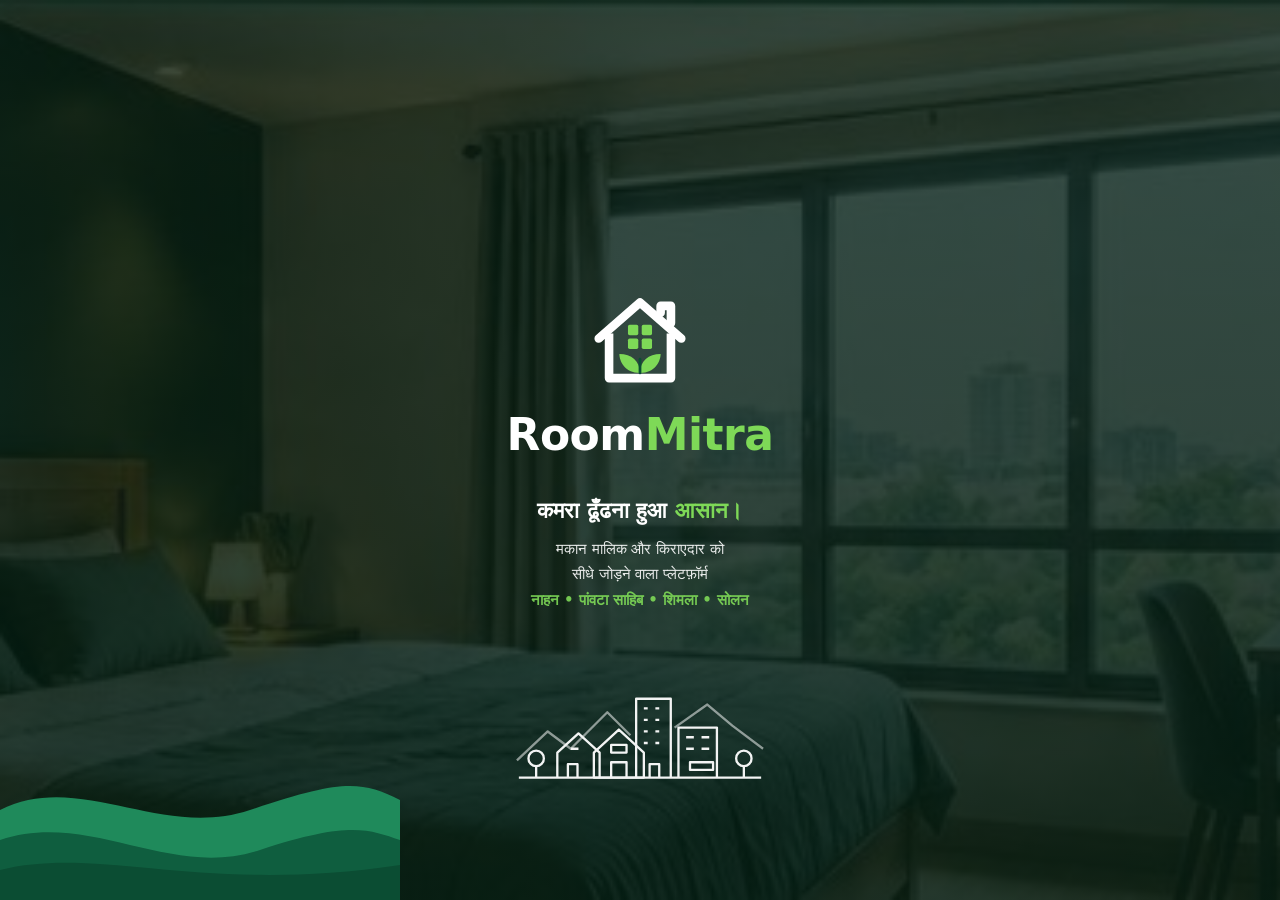
<file: app/src/main/assets/www/index.html>
<!doctype html>
<html lang="hi">
<head>
<meta charset="utf-8">
<meta name="viewport" content="width=device-width, initial-scale=1, maximum-scale=1, viewport-fit=cover">
<meta name="theme-color" content="#0B4D33">
<title>RoomMitra</title>
<link rel="stylesheet" href="style.css">
</head>
<body>
<div id="app"></div>
<div id="toast"></div>
<script src="data.js"></script>
<script src="art.js"></script>
<script src="api.js"></script>
<script src="app.js"></script>
<script src="features.js"></script>
</body>
</html>
</file>
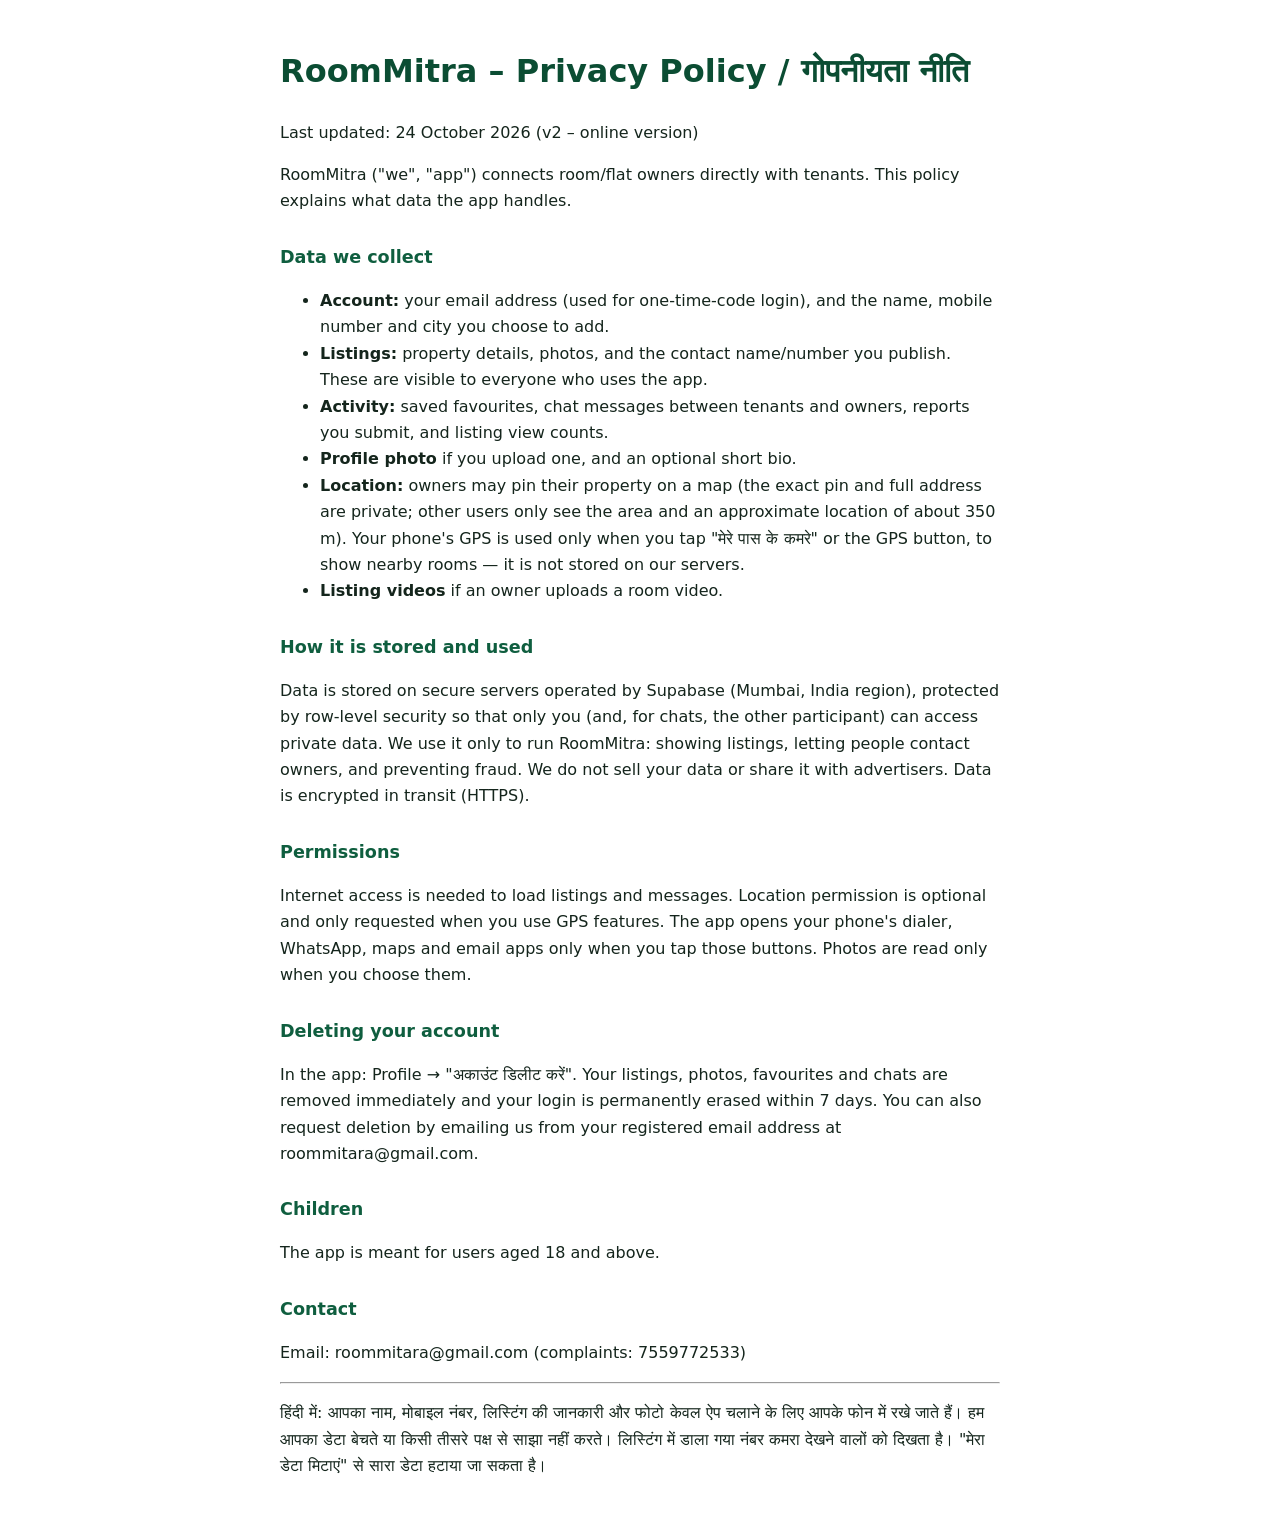
<file: privacy-policy.html>
<!doctype html><html lang="hi"><head><meta charset="utf-8"><meta name="viewport" content="width=device-width,initial-scale=1"><title>RoomMitra Privacy Policy</title>
<style>body{font-family:system-ui,sans-serif;max-width:720px;margin:0 auto;padding:24px 18px;line-height:1.65;color:#14251C}h1{color:#0B4D33}h2{color:#0F5E3F;font-size:1.1em;margin-top:1.6em}</style></head><body>
<h1>RoomMitra – Privacy Policy / गोपनीयता नीति</h1>
<p>Last updated: 24 October 2026 (v2 – online version)</p>
<p>RoomMitra ("we", "app") connects room/flat owners directly with tenants. This policy explains what data the app handles.</p>
<h2>Data we collect</h2>
<ul><li><b>Account:</b> your email address (used for one-time-code login), and the name, mobile number and city you choose to add.</li>
<li><b>Listings:</b> property details, photos, and the contact name/number you publish. These are visible to everyone who uses the app.</li>
<li><b>Activity:</b> saved favourites, chat messages between tenants and owners, reports you submit, and listing view counts.</li>
<li><b>Profile photo</b> if you upload one, and an optional short bio.</li>
<li><b>Location:</b> owners may pin their property on a map (the exact pin and full address are private; other users only see the area and an approximate location of about 350 m). Your phone's GPS is used only when you tap "मेरे पास के कमरे" or the GPS button, to show nearby rooms — it is not stored on our servers.</li>
<li><b>Listing videos</b> if an owner uploads a room video.</li></ul>
<h2>How it is stored and used</h2>
<p>Data is stored on secure servers operated by Supabase (Mumbai, India region), protected by row-level security so that only you (and, for chats, the other participant) can access private data. We use it only to run RoomMitra: showing listings, letting people contact owners, and preventing fraud. We do not sell your data or share it with advertisers. Data is encrypted in transit (HTTPS).</p>
<h2>Permissions</h2>
<p>Internet access is needed to load listings and messages. Location permission is optional and only requested when you use GPS features. The app opens your phone's dialer, WhatsApp, maps and email apps only when you tap those buttons. Photos are read only when you choose them.</p>
<h2>Deleting your account</h2>
<p>In the app: Profile → "अकाउंट डिलीट करें". Your listings, photos, favourites and chats are removed immediately and your login is permanently erased within 7 days. You can also request deletion by emailing us from your registered email address at roommitara@gmail.com.</p>
<h2>Children</h2><p>The app is meant for users aged 18 and above.</p>
<h2>Contact</h2><p>Email: roommitara@gmail.com (complaints: 7559772533)</p>
<hr><p>हिंदी में: आपका नाम, मोबाइल नंबर, लिस्टिंग की जानकारी और फोटो केवल ऐप चलाने के लिए आपके फोन में रखे जाते हैं। हम आपका डेटा बेचते या किसी तीसरे पक्ष से साझा नहीं करते। लिस्टिंग में डाला गया नंबर कमरा देखने वालों को दिखता है। "मेरा डेटा मिटाएं" से सारा डेटा हटाया जा सकता है।</p>
</body></html>
</file>
<file: app/src/main/assets/www/style.css>
:root{
  --g9:#073824; --g8:#0B4D33; --g7:#0F5E3F; --g6:#13704B; --lime:#7ED957; --lime2:#9BE36F;
  --g1:#E9F5EE; --g0:#F3FAF6; --line:#E1ECE5; --ink:#14251C; --ink2:#4B5B52; --ink3:#86958C;
  --bg:#F6F9F7; --card:#FFFFFF; --red:#E5484D; --wa:#25D366;
  --sat:0px; --sab:0px;
  --r:16px;
  --font:"Poppins","Roboto","Noto Sans Devanagari","Noto Sans",system-ui,sans-serif;
}
*{box-sizing:border-box;-webkit-tap-highlight-color:transparent;margin:0;padding:0}
html,body{height:100%;overflow-x:hidden;background:var(--bg);color:var(--ink);font-family:var(--font);font-size:15px;line-height:1.45}
body{overscroll-behavior:none;user-select:none;-webkit-user-select:none}
input,textarea,select{user-select:text;-webkit-user-select:text}
button{font:inherit;border:0;background:none;color:inherit;cursor:pointer}
input,textarea,select{font:inherit;color:inherit}
img{display:block;max-width:100%}
svg.i{width:20px;height:20px;flex:none;stroke:currentColor;fill:none;stroke-width:2;stroke-linecap:round;stroke-linejoin:round}
svg.f{fill:currentColor;stroke:none}
#app{min-height:100%;max-width:560px;margin:0 auto;position:relative;background:var(--bg)}
.screen{min-height:100vh;padding-bottom:calc(84px + var(--sab));animation:fade .22s ease}
.screen.nonav{padding-bottom:calc(96px + var(--sab))}
@keyframes fade{from{opacity:0;transform:translateY(6px)}to{opacity:1;transform:none}}

/* ---------- splash ---------- */
.splash{position:fixed;inset:0;z-index:50;display:flex;flex-direction:column;align-items:center;justify-content:center;color:#fff;text-align:center;
  background:linear-gradient(rgba(5,30,19,.78),rgba(5,30,19,.86)),url(img/room1.jpg) center/cover;transition:opacity .45s}
.splash.hide{opacity:0;pointer-events:none}
.splash .logo{width:110px;height:110px;color:#fff}
.splash h1{font-size:44px;font-weight:700;letter-spacing:-.5px;margin-top:6px}
.splash h1 b,.brand b{color:var(--lime);font-weight:700}
.splash .slg{font-size:22px;font-weight:700;margin-top:28px}
.splash .slg span{color:var(--lime)}
.splash .sub{opacity:.9;margin-top:10px;font-size:15px;line-height:1.7}
.splash .city{position:absolute;bottom:calc(120px + var(--sab));width:250px;color:#fff;opacity:.95}
.splash .wave{position:absolute;bottom:0;left:0;right:0;height:130px}

/* ---------- header ---------- */
.hdr{background:linear-gradient(135deg,var(--g9),var(--g8) 55%,var(--g7));color:#fff;padding:calc(var(--sat) + 14px) 18px 16px;position:relative;overflow:hidden}
.hdr.tall{padding-bottom:58px}
.hdr .row{display:flex;align-items:center;gap:12px}
.brand{display:flex;align-items:center;gap:10px;flex:1;min-width:0}
.brand .mark{width:46px;height:46px;flex:none}
.brand .name{font-size:24px;font-weight:700;line-height:1.05;letter-spacing:-.3px}
.brand .slogan{font-size:12px;opacity:.92;margin-top:2px;white-space:nowrap;overflow:hidden;text-overflow:ellipsis}
.brand>div{min-width:0}
.ibtn{width:42px;height:42px;border-radius:50%;display:grid;place-items:center;position:relative;flex:none}
.ibtn.glass{background:rgba(255,255,255,.12);border:1px solid rgba(255,255,255,.18)}
.ibtn.solid{background:var(--g6)}
.ibtn .dot{position:absolute;top:3px;right:3px;min-width:17px;height:17px;border-radius:9px;background:var(--red);color:#fff;font-size:10.5px;font-weight:700;display:grid;place-items:center;padding:0 4px}
.citybtn span{max-width:96px;overflow:hidden;text-overflow:ellipsis;white-space:nowrap}
.citybtn{display:flex;align-items:center;gap:6px;padding:8px 14px;border-radius:22px;border:1px solid rgba(255,255,255,.35);font-weight:600;font-size:14px}
.hdr h2{font-size:23px;font-weight:700;margin-top:18px}
.hdr .lead{opacity:.9;font-size:14px}
.hdr .plant{position:absolute;right:-10px;bottom:-6px;width:150px;opacity:.45}
.backrow .ttl{font-weight:600;font-size:18px;flex:1}

/* ---------- common ---------- */
.wrap{padding:0 16px}
.search{display:flex;align-items:center;gap:10px;background:#fff;border-radius:30px;padding:6px 6px 6px 18px;box-shadow:0 6px 22px rgba(9,58,37,.12);border:1px solid var(--line)}
.search input{flex:1;border:0;outline:0;background:none;padding:10px 0;font-size:14.5px;min-width:0}
.search input::placeholder{color:var(--ink3)}
.search .fbtn{width:44px;height:44px;border-radius:14px;background:var(--g1);display:grid;place-items:center;color:var(--g8)}
.pull{margin-top:-30px;position:relative;z-index:2}
.sec{display:flex;align-items:center;justify-content:space-between;margin:24px 0 12px}
.sec h3{font-size:19px;font-weight:700}
.sec a{color:var(--g7);font-size:13.5px;font-weight:600;display:flex;align-items:center;gap:2px}
.cats{display:flex;gap:12px;overflow-x:auto;padding:18px 16px 4px;scrollbar-width:none}
.cats::-webkit-scrollbar,.hs::-webkit-scrollbar,.chips::-webkit-scrollbar{display:none}
.cat{display:flex;flex-direction:column;align-items:center;gap:8px;flex:none;width:78px;font-size:12.5px;font-weight:600;color:var(--ink);text-align:center}
.cat .ic{width:70px;height:62px;border-radius:16px;background:var(--g1);display:grid;place-items:center;color:var(--g8);transition:.15s}
.cat .ic svg{width:30px;height:30px}
.cat.on .ic{background:var(--g8);color:#fff;box-shadow:0 6px 16px rgba(11,77,51,.3)}
.hs{display:flex;gap:14px;overflow-x:auto;padding:0 16px 6px;scroll-snap-type:x mandatory;scrollbar-width:none}
.hs > *{scroll-snap-align:start}

.rc{background:var(--card);border-radius:var(--r);overflow:hidden;box-shadow:0 2px 12px rgba(10,50,30,.08);border:1px solid var(--line);flex:none;width:72%;max-width:300px}
.rc .ph{position:relative;aspect-ratio:16/10.5;background:#dfe9e3}
.rc .ph img{width:100%;height:100%;object-fit:cover}
.price{position:absolute;top:10px;left:10px;background:var(--g8);color:#fff;font-weight:700;font-size:13.5px;padding:4px 10px;border-radius:9px}
.heart{position:absolute;top:8px;right:8px;width:36px;height:36px;border-radius:50%;background:rgba(0,0,0,.32);color:#fff;display:grid;place-items:center}
.heart.on{color:var(--red);background:#fff}
.heart.on svg{fill:var(--red)}
.rc .bd{padding:12px 13px 13px}
.rc h4{font-size:15.5px;font-weight:700;white-space:nowrap;overflow:hidden;text-overflow:ellipsis}
.loc{display:flex;align-items:center;gap:5px;color:var(--ink2);font-size:13px;margin-top:3px}
.loc svg{width:15px;height:15px;color:var(--g7)}
.meta{display:flex;flex-wrap:wrap;gap:4px 12px;margin-top:9px;font-size:12.5px;color:var(--ink2)}
.meta span{display:flex;align-items:center;gap:5px}
.meta svg{width:15px;height:15px;color:var(--g7)}
.tag{display:inline-block;background:var(--g1);color:var(--g8);font-size:12px;font-weight:600;padding:3px 9px;border-radius:7px;margin:8px 6px 0 0}

.promo{margin:24px 16px 0;border-radius:var(--r);background:var(--g1);padding:18px;display:flex;gap:12px;align-items:center;position:relative;overflow:hidden;border:1px solid #d5eadc}
.promo .t{flex:1;z-index:1}
.promo h4{font-size:18px;font-weight:700;color:var(--g9)}
.promo p{font-size:13px;color:var(--ink2);margin:4px 0 12px;max-width:230px}
.promo .house{position:absolute;right:-6px;bottom:-4px;width:130px;opacity:.95}
.btn{display:inline-flex;align-items:center;justify-content:center;gap:8px;border-radius:12px;font-weight:600;padding:12px 18px;font-size:15px}
.btn.pri{background:var(--g8);color:#fff}
.btn.pri:active{background:var(--g9)}
.btn.sm{padding:8px 16px;border-radius:22px;font-size:13.5px}
.btn.out{border:1.5px solid var(--g8);color:var(--g8);background:#fff}
.btn.lime{background:var(--lime);color:var(--g9)}
.btn.block{width:100%}
.btn.wa svg{color:var(--wa)}
.btn[disabled]{opacity:.5}

.cities{display:flex;gap:12px;overflow-x:auto;padding:0 16px;scrollbar-width:none}
.city{flex:none;width:118px}
.city .ci{height:70px;border-radius:12px;display:grid;place-items:end start;padding:8px;color:#fff;font-weight:700;font-size:14px;background-size:cover;background-position:center}

/* ---------- list cards ---------- */
.lc{display:flex;gap:12px;background:#fff;border-radius:var(--r);border:1px solid var(--line);padding:10px;box-shadow:0 2px 10px rgba(10,50,30,.05);margin-bottom:12px}
.lc .ph{position:relative;width:118px;flex:none;border-radius:12px;overflow:hidden;background:#dfe9e3;align-self:stretch;min-height:118px}
.lc .ph img{width:100%;height:100%;object-fit:cover;position:absolute;inset:0}
.cnt{position:absolute;left:6px;bottom:6px;background:rgba(0,0,0,.55);color:#fff;font-size:11px;padding:2px 7px;border-radius:7px;display:flex;align-items:center;gap:4px}
.cnt svg{width:12px;height:12px}
.lc .heart{width:30px;height:30px;top:6px;right:6px}
.lc .heart svg{width:16px;height:16px}
.lc .bd{flex:1;min-width:0}
.lc .top{display:flex;gap:8px;align-items:flex-start}
.lc h4{font-size:15px;font-weight:700;flex:1;line-height:1.3}
.pill{background:var(--g1);color:var(--g8);font-weight:700;font-size:13px;padding:4px 9px;border-radius:9px;white-space:nowrap}
.lc .desc{font-size:12.5px;color:var(--ink2);margin-top:6px;display:-webkit-box;-webkit-line-clamp:2;-webkit-box-orient:vertical;overflow:hidden}
.lc .acts{display:flex;gap:8px;margin-top:9px}
.lc .acts .btn{padding:7px 6px;font-size:12.5px;border-radius:9px;flex:1;min-width:0;white-space:nowrap;gap:5px}
.lc .acts .btn svg{width:16px;height:16px}
@media (max-width:380px){.lc .ph{width:96px}.lc .meta span:nth-child(4){display:none}}
.status{position:absolute;top:6px;left:6px;background:var(--g8);color:#fff;font-size:11px;font-weight:600;padding:2px 8px;border-radius:7px}
.status.off{background:#555}
.oacts{display:flex;justify-content:flex-end;gap:14px;margin-top:8px;font-size:13px;font-weight:600}
.oacts button{display:flex;align-items:center;gap:4px;color:var(--g8)}
.oacts button.del{color:#9b2c2c}
.oacts svg{width:16px;height:16px}

/* ---------- bottom nav ---------- */
.nav{position:fixed;left:0;right:0;bottom:0;z-index:20;background:#fff;border-top:1px solid var(--line);display:flex;justify-content:space-around;align-items:flex-end;padding:6px 4px calc(8px + var(--sab));max-width:560px;margin:0 auto;box-shadow:0 -4px 18px rgba(0,0,0,.05)}
.nav button{flex:1;display:flex;flex-direction:column;align-items:center;gap:3px;font-size:11.5px;color:var(--ink3);font-weight:500;position:relative}
.nav button svg{width:24px;height:24px}
.nav button.on{color:var(--g8);font-weight:700}
.nav button.on svg.fillable{fill:var(--g8)}
.nav .plus{width:56px;height:56px;border-radius:50%;background:var(--g8);color:#fff;display:grid;place-items:center;margin-top:-30px;border:5px solid #fff;box-shadow:0 4px 14px rgba(11,77,51,.35)}
.nav .plus svg{width:26px;height:26px}
.nav .bdg{position:absolute;top:-4px;left:54%;background:var(--red);color:#fff;font-size:10px;min-width:16px;height:16px;border-radius:8px;display:grid;place-items:center;padding:0 4px;font-weight:700}

/* ---------- detail ---------- */
.gal{position:relative;aspect-ratio:4/3;background:#cfdcd4;overflow:hidden}
.gal .track{display:flex;height:100%;overflow-x:auto;scroll-snap-type:x mandatory;scrollbar-width:none}
.gal .track::-webkit-scrollbar{display:none}
.gal .track img{width:100%;height:100%;object-fit:cover;flex:none;scroll-snap-align:start}
.gal .bar{position:absolute;top:calc(var(--sat) + 10px);left:12px;right:12px;display:flex;gap:10px;justify-content:space-between}
.gal .bar .r{display:flex;gap:10px}
.gal .ibtn{background:rgba(0,0,0,.38);color:#fff;backdrop-filter:blur(4px)}
.gal .ibtn.on{background:#fff;color:var(--red)}
.gal .ibtn.on svg{fill:var(--red)}
.gal .cnt{left:12px;bottom:12px;font-size:13px;padding:5px 10px;border-radius:10px}
.vbadge{position:absolute;right:12px;bottom:12px;background:var(--g8);color:#fff;font-size:12.5px;font-weight:600;padding:5px 10px;border-radius:16px;display:flex;align-items:center;gap:5px;border:1px solid rgba(255,255,255,.4)}
.vbadge svg{width:15px;height:15px}
.thumbs{display:flex;gap:8px;padding:10px 16px 0;overflow-x:auto;scrollbar-width:none}
.thumbs img{width:76px;height:56px;border-radius:9px;object-fit:cover;flex:none;border:2px solid transparent;opacity:.85}
.thumbs img.on{border-color:var(--g8);opacity:1}
.dt{padding:14px 16px 0}
.dt .head{display:flex;gap:10px;align-items:flex-start}
.dt h1{font-size:21px;font-weight:700;flex:1;line-height:1.3}
.dt .pill{font-size:15px;padding:7px 12px}
.specs{display:grid;grid-template-columns:repeat(4,1fr);background:var(--g0);border:1px solid var(--line);border-radius:14px;margin-top:14px;padding:12px 4px}
.specs div{display:flex;flex-direction:column;align-items:center;gap:4px;font-size:12.5px;font-weight:600;text-align:center;border-left:1px solid var(--line)}
.specs div:first-child{border:0}
.specs svg{width:22px;height:22px;color:var(--g8)}
.specs small{font-weight:400;color:var(--ink3);font-size:11px}
.blk{margin-top:20px}
.blk h3{font-size:17px;font-weight:700;display:flex;align-items:center;gap:8px;margin-bottom:8px}
.blk h3 svg{color:var(--g8)}
.blk p{color:var(--ink2);font-size:14px}
.more{color:var(--g7);font-weight:600;font-size:13.5px;margin-top:6px;display:flex;align-items:center;gap:3px}
.clamp{display:-webkit-box;-webkit-line-clamp:3;-webkit-box-orient:vertical;overflow:hidden}
.amen{display:grid;grid-template-columns:repeat(4,1fr);gap:12px 6px;background:var(--g0);border:1px solid var(--line);border-radius:14px;padding:14px 8px}
.amen div{display:flex;flex-direction:column;align-items:center;gap:6px;font-size:12px;color:var(--ink2)}
.amen .ac{width:44px;height:44px;border-radius:50%;background:var(--g1);display:grid;place-items:center;color:var(--g8)}
.owner{display:flex;align-items:center;gap:12px;border:1px solid var(--line);border-radius:14px;padding:12px;background:#fff}
.av{width:56px;height:56px;border-radius:50%;background:var(--g1);color:var(--g8);display:grid;place-items:center;flex:none;font-weight:700;font-size:20px;overflow:hidden}
.av svg{width:30px;height:30px}
.owner .nm{font-weight:700;color:var(--g8)}
.owner small{color:var(--ink3);font-size:12px}
.vchip{display:inline-flex;align-items:center;gap:4px;background:var(--g1);color:var(--g8);font-size:11.5px;font-weight:600;padding:2px 8px;border-radius:7px;margin-top:3px}
.vchip svg{width:13px;height:13px}
.owner .rt{font-size:12.5px;color:var(--ink2);text-align:right;display:flex;flex-direction:column;gap:4px}
.owner .rt span{display:flex;align-items:center;gap:4px;justify-content:flex-end}
.owner .rt svg{width:14px;height:14px}
.mapbox{display:flex;gap:12px;border:1px solid var(--line);border-radius:14px;padding:10px;background:#fff;align-items:center}
.mapbox .map{width:52%;height:100px;border-radius:10px;overflow:hidden;flex:none}
.safe{display:flex;gap:12px;align-items:center;background:var(--g1);border-radius:14px;padding:14px;margin-top:16px}
.safe svg{width:30px;height:30px;color:var(--g8);flex:none}
.safe b{font-size:14.5px;color:var(--g9)}
.safe p{font-size:12px}
.cta{position:fixed;left:0;right:0;bottom:0;z-index:20;background:#fff;border-top:1px solid var(--line);padding:10px 16px calc(10px + var(--sab));display:flex;gap:12px;max-width:560px;margin:0 auto}
.cta .btn{flex:1;padding:13px 10px}

/* ---------- form ---------- */
.fhero{margin:14px 16px 0;border-radius:var(--r);background:linear-gradient(135deg,var(--g9),var(--g7));color:#fff;padding:18px;display:flex;gap:14px;align-items:center;position:relative;overflow:hidden}
.fhero .c{width:54px;height:54px;border-radius:50%;background:#3fa65a;display:grid;place-items:center;flex:none}
.fhero .c svg{width:28px;height:28px}
.fhero h2{font-size:19px;font-weight:700}
.fhero p{font-size:12.5px;opacity:.9;max-width:200px}
.fhero .house{position:absolute;right:-8px;bottom:-8px;width:110px;opacity:.9}
.perks{display:flex;justify-content:space-between;gap:6px;margin:10px 16px 0;font-size:11.5px;font-weight:600;color:var(--g9)}
.perks span{min-width:0;display:flex;align-items:center;gap:4px;background:var(--g1);padding:6px 8px;border-radius:9px;flex:1;justify-content:center;text-align:center}
.perks svg{width:15px;height:15px;color:var(--g8)}
.card{background:#fff;border:1px solid var(--line);border-radius:var(--r);padding:16px;margin:14px 16px 0}
.card h3{font-size:16px;font-weight:700;display:flex;align-items:center;gap:8px;margin-bottom:12px}
.card h3 svg{color:var(--g8)}
.seg{display:flex;gap:8px;overflow-x:auto;scrollbar-width:none;padding-bottom:2px}
.seg::-webkit-scrollbar{display:none}
.seg button{flex:none;display:flex;align-items:center;gap:6px;padding:10px 14px;border-radius:12px;background:var(--g0);border:1px solid var(--line);font-weight:600;font-size:13.5px;color:var(--ink)}
.seg button svg{width:18px;height:18px;color:var(--g8)}
.seg button.on{background:var(--g8);color:#fff;border-color:var(--g8)}
.seg button.on svg{color:#fff}
.grid2{display:grid;grid-template-columns:minmax(0,1fr) minmax(0,1fr);gap:12px}
.grid2>*{min-width:0}
.fld{display:flex;flex-direction:column;gap:6px;margin-bottom:12px}
.fld label{font-size:13px;font-weight:600;color:var(--ink2)}
.fld label i{color:var(--red);font-style:normal}
.inp{display:flex;align-items:center;gap:8px;border:1px solid #d6e3db;border-radius:12px;padding:0 12px;background:#fff;min-height:48px}
.inp:focus-within{border-color:var(--g7);box-shadow:0 0 0 3px rgba(19,112,75,.12)}
.inp svg{color:var(--g8);width:18px;height:18px}
.inp input,.inp select{flex:1;border:0;outline:0;background:none;padding:12px 0;min-width:0;font-size:14.5px;appearance:none;-webkit-appearance:none}
textarea.ta{width:100%;border:1px solid #d6e3db;border-radius:12px;padding:12px;min-height:96px;outline:0;resize:none;font-size:14px}
textarea.ta:focus{border-color:var(--g7)}
.cc{text-align:right;font-size:11.5px;color:var(--ink3);margin-top:4px}
.photos{display:flex;gap:10px;overflow-x:auto;scrollbar-width:none}
.photos .add{flex:none;width:96px;height:84px;border:1.5px dashed #9fc2ae;border-radius:12px;display:flex;flex-direction:column;align-items:center;justify-content:center;gap:2px;font-size:12px;font-weight:600;color:var(--g8);background:var(--g0)}
.photos .add small{font-weight:400;color:var(--ink3);font-size:10.5px}
.photos .p{flex:none;width:96px;height:84px;border-radius:12px;overflow:hidden;position:relative}
.photos .p img{width:100%;height:100%;object-fit:cover}
.photos .p button{position:absolute;top:4px;right:4px;width:22px;height:22px;border-radius:50%;background:rgba(0,0,0,.6);color:#fff;display:grid;place-items:center}
.photos .p button svg{width:13px;height:13px}
.chk{display:grid;grid-template-columns:repeat(4,1fr);gap:8px}
.chk button{position:relative;display:flex;flex-direction:column;align-items:center;gap:5px;padding:10px 4px;border-radius:12px;border:1px solid var(--line);background:var(--g0);font-size:11.5px;color:var(--ink2)}
.chk button svg{color:var(--g8)}
.chk button.on{border-color:var(--g7);background:var(--g1);color:var(--g9);font-weight:600}
.chk button .tk{position:absolute;top:4px;right:4px;width:16px;height:16px;border-radius:4px;border:1.5px solid #b9cdc1;background:#fff;display:grid;place-items:center}
.chk button.on .tk{background:var(--g7);border-color:var(--g7);color:#fff}
.chk button .tk svg{width:11px;height:11px;color:#fff;stroke-width:3}
.why{display:grid;grid-template-columns:repeat(4,1fr);gap:4px;text-align:center;font-size:11.5px;color:var(--ink2)}
.why div{display:flex;flex-direction:column;align-items:center;gap:6px}
.why svg{width:26px;height:26px;color:var(--g8)}
.note{display:flex;align-items:center;justify-content:center;gap:6px;font-size:11.5px;color:var(--ink3);margin:10px 16px 0;text-align:center}
.note svg{width:14px;height:14px}

/* ---------- search ---------- */
.sbar{display:flex;align-items:center;gap:10px;border:1px solid var(--line);border-radius:14px;padding:4px 12px;background:#fff}
.sbar input{flex:1;border:0;outline:0;padding:11px 0;min-width:0;background:none}
.sbar .cty{display:flex;align-items:center;gap:4px;color:var(--g8);font-weight:600;font-size:14px;border-left:1px solid var(--line);padding-left:10px}
.sbar .cty select{border:0;background:none;outline:0;color:var(--g8);font-weight:600;appearance:none;-webkit-appearance:none}
.chips{display:flex;gap:8px;overflow-x:auto;padding:12px 16px 0;scrollbar-width:none}
.chips button{flex:none;display:flex;align-items:center;gap:6px;padding:9px 14px;border-radius:12px;background:var(--g1);font-weight:600;font-size:13.5px;color:var(--g9)}
.chips button svg{width:17px;height:17px}
.chips button.on{background:var(--g8);color:#fff}
.tools{display:flex;gap:8px;padding:12px 16px 2px;align-items:center;overflow-x:auto;scrollbar-width:none}
.tools::-webkit-scrollbar{display:none}
.tools>*{flex:none}
.tools .tb{display:flex;align-items:center;gap:6px;border:1px solid var(--line);background:#fff;border-radius:22px;padding:8px 13px;font-size:13px;font-weight:600;color:var(--g9);white-space:nowrap}
.tools .tb svg{width:16px;height:16px}
.tools .tb .n{background:var(--g8);color:#fff;border-radius:9px;font-size:11px;padding:0 6px}
.tools select.tb{appearance:none;-webkit-appearance:none;outline:0}
.rcount{display:flex;justify-content:space-between;align-items:center;padding:14px 16px 10px;font-weight:600}
.empty{text-align:center;padding:50px 24px;color:var(--ink3)}
.empty svg{width:56px;height:56px;color:#b5cfbf;margin:0 auto 10px}
.empty b{display:block;color:var(--ink);font-size:16px;margin-bottom:4px}

/* ---------- filter ---------- */
.fhead{display:flex;align-items:center;gap:12px;background:var(--g1);border-radius:var(--r);padding:14px;margin:14px 16px 0}
.fhead .c{width:50px;height:50px;border-radius:14px;background:var(--g8);color:#fff;display:grid;place-items:center}
.fhead h2{font-size:18px;font-weight:700}
.fhead p{font-size:12px;color:var(--ink2)}
.fhead .btn{margin-left:auto;font-size:12.5px;padding:8px 10px;white-space:nowrap}
.range{position:relative;height:30px;margin:6px 6px 0}
.range input{position:absolute;left:0;right:0;width:100%;top:6px;pointer-events:none;-webkit-appearance:none;appearance:none;background:none;height:18px}
.range input::-webkit-slider-thumb{pointer-events:auto;-webkit-appearance:none;width:24px;height:24px;border-radius:50%;background:#fff;border:2.5px solid var(--g8);box-shadow:0 2px 6px rgba(0,0,0,.2)}
.range .tr{position:absolute;left:0;right:0;top:13px;height:5px;border-radius:3px;background:var(--g1)}
.range .fl{position:absolute;top:13px;height:5px;background:var(--g7);border-radius:3px}
.rvals{display:flex;justify-content:space-between;font-weight:700;font-size:14px}
.opts{display:flex;flex-wrap:wrap;gap:8px}
.opts button{padding:10px 16px;border-radius:12px;background:var(--g0);border:1px solid var(--line);font-weight:600;font-size:13.5px}
.opts button.on{background:var(--g8);border-color:var(--g8);color:#fff}
.tg{display:flex;align-items:center;justify-content:space-between;padding:11px 0;border-bottom:1px solid var(--line);font-size:14px}
.tg:last-child{border:0}
.sw{width:46px;height:26px;border-radius:13px;background:#cfd8d3;position:relative;transition:.2s;flex:none}
.sw::after{content:"";position:absolute;top:3px;left:3px;width:20px;height:20px;border-radius:50%;background:#fff;transition:.2s;box-shadow:0 1px 3px rgba(0,0,0,.2)}
.sw.on{background:var(--g7)}
.sw.on::after{left:23px}

/* ---------- login ---------- */
.login{min-height:100vh;background:linear-gradient(180deg,#F1F8F3,#fff 60%);padding:calc(var(--sat) + 12px) 18px calc(30px + var(--sab))}
.login .brandrow{display:flex;align-items:center;gap:10px}
.login .mark{width:46px;height:46px;flex:none}
.login .brandrow .name{font-size:24px;font-weight:700;color:var(--g8);line-height:1.05}
.login .brandrow .name b{color:#3DAA5C}
.login .brandrow .slogan{font-size:12px;color:var(--ink2)}
.login .hero{display:flex;align-items:flex-end;gap:6px;margin-top:16px}
.login h1{font-size:30px;font-weight:800;color:var(--g9);line-height:1.15}
.login .hr{width:56px;height:3px;background:#3DAA5C;border-radius:2px;margin:10px 0}
.login .hero p{color:var(--ink2);font-size:14.5px}
.login .hero .ill{width:150px;flex:none}
.trust{display:flex;justify-content:space-between;margin:16px 0 4px;font-size:11.5px;color:var(--ink2);gap:8px}
.trust span{display:flex;align-items:center;gap:5px}
.trust svg{width:22px;height:22px;color:var(--g8)}
.lcard{background:#fff;border:1px solid var(--line);border-radius:18px;padding:16px;margin-top:14px;box-shadow:0 4px 16px rgba(10,50,30,.05)}
.lcard .h{display:flex;gap:12px;align-items:center;margin-bottom:14px}
.lcard .h .c{width:46px;height:46px;border-radius:50%;background:var(--g8);color:#fff;display:grid;place-items:center;flex:none}
.lcard .h b{font-size:16px}
.lcard .h p{font-size:12.5px;color:var(--ink2)}
.phone{display:flex;border:1px solid #d6e3db;border-radius:12px;overflow:hidden;margin-bottom:12px}
.phone .cc{display:flex;align-items:center;gap:6px;padding:0 12px;border-right:1px solid #d6e3db;font-weight:600;margin:0;color:var(--ink);font-size:14.5px}
.phone input{flex:1;border:0;outline:0;padding:14px 12px;font-size:16px;letter-spacing:.5px;min-width:0}
.otp{display:flex;gap:8px;justify-content:space-between;margin:4px 0 10px}
.otp input{width:100%;max-width:52px;height:54px;border:1px solid #d6e3db;border-radius:12px;text-align:center;font-size:20px;font-weight:700;outline:0}
.otp input:focus{border-color:var(--g7)}
.or{display:flex;align-items:center;gap:12px;color:var(--ink3);font-size:13px;margin:16px 0}
.or::before,.or::after{content:"";flex:1;height:1px;background:var(--line)}
.resend{text-align:center;font-size:13px;color:var(--ink2)}
.resend button{color:var(--g7);font-weight:600}
.terms{text-align:center;font-size:11.5px;color:var(--ink3);margin-top:16px}
.terms u{color:var(--g7)}
.demo{background:#FFF8E1;border:1px solid #F3E2A9;color:#7A5B00;font-size:12px;border-radius:10px;padding:8px 10px;margin-top:10px}

/* ---------- dashboard ---------- */
.hello{display:flex;align-items:center;gap:12px;background:var(--g1);border-radius:var(--r);padding:14px;margin:14px 16px 0}
.hello b{font-size:18px}
.hello p{font-size:12.5px;color:var(--ink2)}
.stats{display:grid;grid-template-columns:repeat(2,1fr);gap:10px;margin:12px 16px 0}
.st{border-radius:14px;padding:12px;background:#EEF7F1;border:1px solid var(--line)}
.st .t{display:flex;align-items:center;gap:8px;font-size:12.5px;color:var(--ink2)}
.st .t span{width:32px;height:32px;border-radius:50%;display:grid;place-items:center;background:#fff;color:var(--g8)}
.st .t svg{width:17px;height:17px}
.st b{display:block;font-size:24px;margin-top:6px}
.st small{color:var(--g7);font-weight:600;font-size:12px}
.st.b{background:#EEF5FB}.st.b .t span{color:#2C6FB0}
.st.p{background:#F3F0FB}.st.p .t span{color:#6B4FC8}.st.p small{color:#6B4FC8}
.dbtns{display:grid;grid-template-columns:1fr 1fr;gap:10px;margin:12px 16px 0}

/* ---------- messages ---------- */
.tabs3{display:flex;background:#fff;border:1px solid var(--line);border-radius:16px;padding:4px;margin:14px 16px 0}
.tabs3 button{flex:1;display:flex;align-items:center;justify-content:center;gap:6px;padding:10px 6px;border-radius:12px;font-weight:600;font-size:13.5px;color:var(--ink2)}
.tabs3 button.on{background:var(--g8);color:#fff}
.tabs3 .n{background:#fff;color:var(--g8);border-radius:9px;font-size:11px;padding:0 6px}
.mrow{display:flex;gap:12px;align-items:center;background:#fff;border:1px solid var(--line);border-radius:14px;padding:12px;margin-bottom:10px}
.mrow .av{position:relative;overflow:visible}
.mrow .av img{width:56px;height:56px;border-radius:50%;object-fit:cover}
.mrow .on-dot{position:absolute;right:1px;bottom:2px;width:13px;height:13px;border-radius:50%;background:#22B55E;border:2px solid #fff}
.mrow .b{flex:1;min-width:0}
.mrow .n1{display:flex;align-items:center;gap:6px;font-weight:700}
.role{font-size:11px;font-weight:600;background:var(--g1);color:var(--g8);padding:1px 8px;border-radius:7px}
.mrow .last{font-size:13px;color:var(--ink2);white-space:nowrap;overflow:hidden;text-overflow:ellipsis;margin-top:2px}
.mrow .tm{font-size:11.5px;color:var(--ink3);display:flex;align-items:center;gap:4px;margin-top:3px}
.mrow .tm svg{width:14px;height:14px;color:var(--g7)}
.ub{background:var(--g8);color:#fff;font-size:12px;font-weight:700;border-radius:50%;width:22px;height:22px;display:grid;place-items:center}
.fab{position:fixed;right:18px;bottom:calc(92px + var(--sab));width:56px;height:56px;border-radius:50%;background:var(--g8);color:#fff;display:grid;place-items:center;box-shadow:0 6px 18px rgba(11,77,51,.35);z-index:15}

.chat{display:flex;flex-direction:column;height:100vh;background:#EEF4F0}
.chat .hdr{flex:none}
.chat .who{display:flex;align-items:center;gap:10px;flex:1;min-width:0}
.chat .who img{width:42px;height:42px;border-radius:50%;object-fit:cover;border:2px solid rgba(255,255,255,.4)}
.chat .who b{font-size:16px;display:block}
.chat .who small{font-size:12px;opacity:.85;display:block}
.chat .lp{display:flex;gap:10px;align-items:center;background:#fff;margin:10px 12px 0;padding:8px;border-radius:14px;border:1px solid var(--line);flex:none}
.chat .lp img{width:70px;height:52px;border-radius:9px;object-fit:cover}
.chat .lp b{font-size:14px}
.chat .lp small{display:block;color:var(--ink2);font-size:12px}
.chat .lp .btn{margin-left:auto;padding:7px 10px;font-size:12px;background:var(--g1);color:var(--g8);white-space:nowrap}
.msgs{flex:1;overflow-y:auto;padding:12px 12px 6px;display:flex;flex-direction:column;gap:8px}
.bub{max-width:80%;padding:9px 12px 6px;border-radius:14px;font-size:14px;box-shadow:0 1px 2px rgba(0,0,0,.06);user-select:text}
.bub.in{background:#fff;align-self:flex-start;border-top-left-radius:4px}
.bub.out{background:#DCF5D0;align-self:flex-end;border-top-right-radius:4px}
.bub .t{font-size:10.5px;color:var(--ink3);text-align:right;margin-top:2px;display:flex;justify-content:flex-end;gap:3px;align-items:center}
.bub .t svg{width:14px;height:14px;color:#3B8FD9}
.bub .pics{display:flex;gap:4px;margin-bottom:4px}
.bub .pics img{width:80px;height:64px;object-fit:cover;border-radius:8px}
.quick{display:flex;gap:8px;overflow-x:auto;padding:6px 12px;scrollbar-width:none;flex:none}
.quick::-webkit-scrollbar{display:none}
.quick button{flex:none;display:flex;align-items:center;gap:5px;background:var(--g1);border:1px solid #cfe5d7;color:var(--g9);padding:7px 11px;border-radius:12px;font-size:12.5px;font-weight:600}
.quick svg{width:15px;height:15px;color:var(--g8)}
.composer{display:flex;gap:8px;align-items:center;padding:6px 12px calc(10px + var(--sab));flex:none}
.composer .box{flex:1;display:flex;align-items:center;gap:8px;background:#fff;border-radius:26px;padding:0 14px;border:1px solid var(--line)}
.composer input{flex:1;border:0;outline:0;padding:13px 0;min-width:0;background:none}
.composer .box svg{color:var(--ink3)}
.send{width:50px;height:50px;border-radius:50%;background:var(--g8);color:#fff;display:grid;place-items:center;flex:none}

/* ---------- profile ---------- */
.pcard{display:flex;gap:14px;align-items:center;background:var(--g1);border-radius:var(--r);padding:16px;margin:14px 16px 0;position:relative;overflow:hidden}
.pcard .pa{width:84px;height:84px;border-radius:50%;position:relative;flex:none;background:#fff;display:grid;place-items:center;color:var(--g8)}
.pcard .pa img{width:84px;height:84px;border-radius:50%;object-fit:cover}
.pcard .pa .cam{position:absolute;right:-2px;bottom:-2px;width:28px;height:28px;border-radius:50%;background:var(--g8);color:#fff;display:grid;place-items:center;border:2px solid #fff}
.pcard .pa .cam svg{width:14px;height:14px}
.pcard b{font-size:19px;display:flex;align-items:center;gap:5px}
.pcard b svg{color:#22A15A;width:18px;height:18px}
.pcard .ln{display:flex;align-items:center;gap:6px;font-size:13px;color:var(--ink2);margin-top:3px;word-break:break-all}
.pcard .ln svg{width:14px;height:14px;color:var(--g8)}
.menu{background:#fff;border:1px solid var(--line);border-radius:var(--r);margin:14px 16px 0;overflow:hidden}
.menu button{display:flex;align-items:center;gap:14px;width:100%;padding:14px;border-bottom:1px solid var(--line);text-align:left}
.menu button:last-child{border:0}
.menu .mi{width:46px;height:46px;border-radius:50%;background:var(--g1);color:var(--g8);display:grid;place-items:center;flex:none}
.menu b{display:block;font-size:15px}
.menu small{color:var(--ink3);font-size:12px}
.menu .chev{margin-left:auto;color:var(--ink3)}
.info{display:grid;grid-template-columns:1fr 1fr;gap:12px;font-size:13px}
.info small{display:flex;align-items:center;gap:5px;color:var(--ink3)}
.info small svg{width:14px;height:14px;color:var(--g8)}
.info div{min-width:0;word-break:break-word}
.thanks{display:flex;align-items:center;gap:10px;background:var(--g0);border:1px solid var(--line);border-radius:14px;padding:12px;margin:14px 16px 0;font-size:12.5px;color:var(--ink2)}
.thanks svg{color:var(--g8)}

/* ---------- sheet & toast ---------- */
.sheet-bg{position:fixed;inset:0;background:rgba(0,0,0,.42);z-index:60;display:flex;align-items:flex-end;justify-content:center;animation:fadeb .2s}
@keyframes fadeb{from{opacity:0}}
.sheet{background:#fff;width:100%;max-width:560px;border-radius:22px 22px 0 0;padding:18px 18px calc(20px + var(--sab));max-height:88vh;overflow-y:auto;animation:up .25s ease}
@keyframes up{from{transform:translateY(40px);opacity:.5}}
.sheet h3{font-size:18px;font-weight:700;margin-bottom:12px}
.sheet .grab{width:40px;height:4px;border-radius:2px;background:#d4ddd8;margin:-6px auto 14px}
.sheet .opt{display:flex;align-items:center;justify-content:space-between;width:100%;padding:13px 4px;border-bottom:1px solid var(--line);font-size:15px}
.sheet .opt.on{color:var(--g8);font-weight:700}
.sheet p{color:var(--ink2);font-size:14px;margin-bottom:10px}
#toast{position:fixed;left:50%;bottom:calc(100px + var(--sab));transform:translateX(-50%) translateY(20px);background:#13251B;color:#fff;padding:11px 18px;border-radius:24px;font-size:14px;opacity:0;transition:.25s;z-index:80;pointer-events:none;max-width:86%;text-align:center}
#toast.show{opacity:1;transform:translateX(-50%)}
.brand .name{white-space:nowrap}
@media (max-width:380px){.brand .name{font-size:20px}.brand .mark{width:38px;height:38px}.citybtn{padding:7px 10px;font-size:13px}.hdr .row{gap:8px}}
@media (max-height:760px){.splash .city{width:170px;bottom:calc(92px + var(--sab))}.splash .logo{width:84px;height:84px}.splash h1{font-size:38px}.splash .slg{margin-top:16px}}

/* ---------- live-backend additions ---------- */
@keyframes shimmer{0%{background-position:-300px 0}100%{background-position:300px 0}}
.skel{background:linear-gradient(90deg,#e8efea 0,#f4f8f5 50%,#e8efea 100%);background-size:600px 100%;animation:shimmer 1.2s infinite linear;border:0}
.rc.skel{height:250px}.lc.skel{height:140px}.mrow.skel{height:86px}
.spin{width:30px;height:30px;border-radius:50%;border:3px solid var(--g1);border-top-color:var(--g7);animation:rot .8s linear infinite;margin:0 auto 10px}
.spin.sm{width:16px;height:16px;border-width:2px;margin:0;display:inline-block;border-color:rgba(255,255,255,.35);border-top-color:#fff;vertical-align:middle}
@keyframes rot{to{transform:rotate(360deg)}}
.feat{display:inline-flex;align-items:center;gap:4px;background:#FFF4D6;color:#8A5A00;font-size:11.5px;font-weight:700;padding:3px 8px;border-radius:7px;margin:8px 6px 0 0}
.feat svg{width:13px;height:13px;color:#E3A008}
.rc .ph .feat{position:absolute;left:10px;bottom:10px;margin:0}
.vtxt{color:var(--g7);font-weight:600}
.vchip.prem{background:#FFF4D6;color:#8A5A00;margin-left:4px}
.vchip.prem svg{color:#E3A008}
.emptybig{margin:20px 16px 0;background:#fff;border:1px dashed #b9d6c4;border-radius:var(--r);padding:26px 20px;text-align:center;display:flex;flex-direction:column;align-items:center}
.emptybig>svg{width:54px;height:54px;color:var(--g7);margin-bottom:8px}
.emptybig b{font-size:17px}
.emptybig p{color:var(--ink2);font-size:13.5px;margin:6px 0 14px}
.emptybig .btn{width:100%}
.premhero{margin:14px 16px 0;border-radius:var(--r);background:linear-gradient(135deg,var(--g9),var(--g7));color:#fff;padding:22px 18px;text-align:center}
.premhero>svg{width:40px;height:40px;color:#FFD54A}
.premhero h2{font-size:21px;margin-top:6px}
.premhero p{opacity:.9;font-size:13.5px;margin:4px 0 8px}
.freebanner{margin:14px 16px 0;background:#FFF8E1;border:1px solid #F3E2A9;color:#6B4E00;border-radius:14px;padding:12px 14px;font-size:13.5px}
.plan{background:#fff;border:1px solid var(--line);border-radius:var(--r);padding:16px;margin-top:12px}
.plan .pt{display:flex;justify-content:space-between;align-items:center;gap:10px}
.plan .pp{font-size:20px;font-weight:800;color:var(--g8)}
.plan p{color:var(--ink2);font-size:13px;margin:6px 0 12px}
.codebox{width:100%;height:58px;border:1.5px solid #cfe0d6;border-radius:14px;text-align:center;font-size:26px;font-weight:700;letter-spacing:10px;outline:0;margin-bottom:12px}
.codebox:focus{border-color:var(--g7)}
.photos .p .cover{position:absolute;left:4px;bottom:4px;background:var(--g8);color:#fff;font-size:10px;padding:1px 6px;border-radius:6px}
.av-btn{overflow:hidden;padding:0}
.av-btn img{width:100%;height:100%;object-fit:cover}
.btn.sq{flex:0 0 52px !important;padding:13px 0}
.wrapacts{flex-wrap:wrap;justify-content:flex-start;gap:8px 14px}
.av.sm{width:42px;height:42px}
.av.sm svg{width:22px;height:22px}
.mrow .av img{width:56px;height:56px;border-radius:50%;object-fit:cover}
.bub .t .seen svg{color:#3B8FD9}
.bub .t svg{width:14px;height:14px}
.city.on .ci{outline:3px solid var(--lime);outline-offset:-3px}
.tabs3 button{min-width:0;white-space:nowrap}
.mrow .last+.last{margin-top:0}

.nav .bdg[hidden],[hidden]{display:none !important}

/* ================= Flutter-app features ================= */
.nearcta{display:flex;align-items:center;gap:12px;margin:16px 16px 0;width:calc(100% - 32px);background:linear-gradient(135deg,#EAF7EF,#F6FBF8);border:1px solid #cfe6d7;border-radius:var(--r);padding:12px 14px;text-align:left}
.nearcta .ic{width:44px;height:44px;border-radius:12px;background:var(--g8);color:#fff;display:grid;place-items:center;flex:none}
.nearcta div{flex:1}.nearcta b{display:block;font-size:15px}.nearcta small{color:var(--ink2);font-size:12px}
.eart{width:170px;margin-bottom:8px}
.rejbox,.pendbox{display:flex;gap:6px;align-items:flex-start;font-size:12.5px;border-radius:10px;padding:8px 10px;margin-top:8px}
.rejbox{background:#FDECEC;color:#8B1E1E}.pendbox{background:#FFF6DB;color:#7A5B00}
.rejbox svg,.pendbox svg{width:15px;height:15px;flex:none;margin-top:2px}
.dt>.rejbox,.dt>.pendbox{margin:0 0 12px}
.tag.off{background:#F1E9E9;color:#8B1E1E}
.status.wait{background:#B7791F}
.deposit{display:flex;align-items:center;gap:6px;font-size:13.5px;color:var(--ink2);margin-top:6px}
.deposit svg{width:16px;height:16px;color:var(--g8)}
.dmap{height:180px;border-radius:14px;overflow:hidden;border:1px solid var(--line);background:#e9efeb;margin-bottom:8px;z-index:0;position:relative}
.dmap.tall{height:260px;margin:12px 16px 0;border-radius:var(--r)}
.mapnote{display:flex;gap:6px;align-items:center;font-size:12px;color:var(--ink3);margin:6px 0 10px}
.mapnote svg{width:14px;height:14px;flex:none}
.visitcta{display:flex;align-items:center;gap:12px;width:100%;margin-top:16px;background:#fff;border:1.5px solid var(--g7);border-radius:14px;padding:12px 14px;text-align:left;color:var(--g9)}
.visitcta>svg:first-child{width:28px;height:28px;color:var(--g7)}
.visitcta div{flex:1}.visitcta b{display:block}.visitcta small{color:var(--ink2);font-size:12px}
.gal video{width:100%;height:100%;flex:none;scroll-snap-align:start;background:#000;object-fit:contain}
.vthumb{width:76px;height:56px;border-radius:9px;flex:none;background:#123;color:#fff;display:flex;flex-direction:column;align-items:center;justify-content:center;font-size:18px;border:2px solid transparent}
.vthumb small{font-size:10px}.vthumb.on{border-color:var(--g8)}
/* wizard */
.wiz{position:sticky;top:0;z-index:5;background:var(--bg);padding:10px 16px 4px}
.wizbar{height:6px;border-radius:3px;background:var(--g1);overflow:hidden}
.wizbar span{display:block;height:100%;background:linear-gradient(90deg,var(--g7),var(--lime));border-radius:3px;transition:width .3s}
.wizsteps{display:flex;justify-content:space-between;margin-top:8px}
.wizsteps button{display:flex;flex-direction:column;align-items:center;gap:2px;font-size:12px;font-weight:700;color:var(--ink3);width:14%}
.wizsteps button small{font-size:9.5px;font-weight:500;white-space:nowrap}
.wizsteps button.on{color:var(--g8)}.wizsteps button.done{color:var(--g6)}
.ptgrid{display:grid;grid-template-columns:repeat(3,1fr);gap:10px}
.ptgrid button{display:flex;flex-direction:column;align-items:center;gap:8px;padding:16px 6px;border-radius:14px;border:1.5px solid var(--line);background:var(--g0);font-size:13px;color:var(--ink)}
.ptgrid button svg{width:28px;height:28px;color:var(--g8)}
.ptgrid button.on{border-color:var(--g7);background:var(--g1);box-shadow:0 0 0 3px rgba(19,112,75,.12)}
.guidebtn{display:inline-flex;align-items:center;gap:8px;background:#FFF6DB;color:#7A5B00;border-radius:20px;padding:6px 12px 6px 6px;font-size:12.5px;font-weight:600;margin:0 0 12px}
.guidebtn span{width:24px;height:24px;border-radius:50%;background:#E3A008;color:#fff;display:grid;place-items:center;font-size:11px}
h3 .guidebtn{margin:0 0 0 auto;font-size:11.5px}
.guidevid{width:100%;max-height:60vh;border-radius:14px;background:#000}
.tips{margin:0 0 12px 18px;color:var(--ink2);font-size:12.5px;display:grid;gap:3px}
.phint{font-size:12px;color:var(--ink3);margin-top:8px}
.add.wide{width:100%;height:auto;padding:14px;flex-direction:row;gap:8px;border:1.5px dashed #9fc2ae;border-radius:12px;background:var(--g0);color:var(--g8);font-weight:600;display:flex;align-items:center;justify-content:center;flex-wrap:wrap}
.add.wide small{width:100%;text-align:center;font-weight:400;color:var(--ink3)}
.vidrow{display:flex;flex-direction:column;gap:8px}.vidrow video{width:100%;max-height:220px;border-radius:12px;background:#000}
.photos .p .mkcover{position:absolute;left:4px;bottom:4px;top:auto;right:auto;width:auto;height:auto;border-radius:6px;background:rgba(0,0,0,.55);color:#fff;font-size:10px;padding:1px 6px}
.pinbtn{display:flex;align-items:center;gap:12px;width:100%;border:1.5px dashed var(--g7);background:var(--g0);border-radius:14px;padding:14px;text-align:left;color:var(--g9)}
.pinbtn>svg:first-child{width:30px;height:30px;color:var(--red)}.pinbtn div{flex:1}.pinbtn b{display:block}.pinbtn small{color:var(--ink2);font-size:12px}
.rvcover{width:100%;height:160px;object-fit:cover;border-radius:12px;margin-bottom:8px}
.rvrow{display:flex;justify-content:space-between;gap:12px;padding:8px 0;border-bottom:1px solid var(--line);font-size:13.5px}
.rvrow span{color:var(--ink3);flex:none}.rvrow b{text-align:right;font-weight:600}
.agree{display:flex;gap:10px;align-items:flex-start;margin:12px 16px 0;font-size:12.5px;color:var(--ink2)}
.agree input{width:20px;height:20px;accent-color:var(--g7);flex:none;margin-top:1px}
/* success */
.done .donebox{text-align:center;padding:calc(var(--sat) + 50px) 24px 20px}
.tick{width:84px;height:84px;border-radius:50%;background:var(--g8);color:#fff;display:grid;place-items:center;margin:0 auto 16px;box-shadow:0 0 0 12px var(--g1)}
.tick svg{width:44px;height:44px;stroke-width:3}
.donebox h1{font-size:24px;color:var(--g9)}.donebox p{color:var(--ink2);margin-top:8px}.donebox .small{font-size:12px;color:var(--ink3)}
.steps3{display:flex;gap:6px;margin:18px 0 6px}
.steps3 div{flex:1;background:var(--g0);border:1px solid var(--line);border-radius:12px;padding:10px 4px;font-size:12px;color:var(--ink2);display:flex;flex-direction:column;gap:4px;align-items:center}
.steps3 b{width:24px;height:24px;border-radius:50%;background:var(--g7);color:#fff;display:grid;place-items:center;font-size:12px}
.steps3 .cur{border-color:#E3A008;background:#FFF8E6}.steps3 .cur b{background:#E3A008}
/* map picker */
.pickscr{position:fixed;inset:0;z-index:30;background:#e9efeb;max-width:560px;margin:0 auto}
.pickmap{position:absolute;inset:0}
.pickcenter{position:absolute;left:50%;top:50%;z-index:500;pointer-events:none;transform:translate(-50%,-100%)}
.pinhead{display:block;width:26px;height:26px;border-radius:50% 50% 50% 0;background:var(--red);transform:rotate(-45deg);border:3px solid #fff;box-shadow:0 3px 8px rgba(0,0,0,.35)}
.pinhead.big{width:34px;height:34px}
.picktop{position:absolute;left:12px;right:12px;top:calc(var(--sat) + 10px);z-index:600;display:flex;gap:8px;align-items:center}
.ibtn.solidw{background:#fff;color:var(--ink);box-shadow:0 2px 10px rgba(0,0,0,.2)}
.georesults{position:absolute;left:12px;right:12px;top:calc(var(--sat) + 70px);z-index:650;background:#fff;border-radius:14px;box-shadow:0 6px 20px rgba(0,0,0,.18);max-height:50vh;overflow:auto}
.geor{display:flex;gap:8px;align-items:flex-start;width:100%;padding:12px;border-bottom:1px solid var(--line);font-size:13px;text-align:left}
.geor svg{width:16px;height:16px;color:var(--g8);flex:none;margin-top:2px}
.pickside{position:absolute;right:12px;bottom:calc(200px + var(--sab));z-index:600;display:flex;flex-direction:column;gap:10px}
.pickcard{position:absolute;left:0;right:0;bottom:0;z-index:600;background:#fff;border-radius:20px 20px 0 0;padding:16px 16px calc(16px + var(--sab));box-shadow:0 -6px 20px rgba(0,0,0,.12)}
.pickcard b{display:flex;gap:6px;align-items:center;font-size:14px}.pickcard b svg{color:var(--red)}
.pickcard p{font-size:13px;color:var(--ink2);margin:6px 0 12px;min-height:36px}
.rmpin{background:none;border:0}
.pricepin{display:inline-block;transform:translate(-50%,-120%);background:var(--g8);color:#fff;font-size:11.5px;font-weight:700;padding:3px 7px;border-radius:9px;white-space:nowrap;box-shadow:0 2px 6px rgba(0,0,0,.3)}
.medot{display:block;width:16px;height:16px;border-radius:50%;background:#2F80ED;border:3px solid #fff;transform:translate(-50%,-50%);box-shadow:0 0 0 6px rgba(47,128,237,.25)}
.rmpin .pinhead{transform:translate(-50%,-100%) rotate(-45deg)}
/* owner profile */
.opcard{margin:14px 16px 0;background:#fff;border:1px solid var(--line);border-radius:var(--r);padding:20px 16px;text-align:center;display:flex;flex-direction:column;align-items:center;gap:6px}
.opcard .pa{width:90px;height:90px;border-radius:50%;background:var(--g1);color:var(--g8);display:grid;place-items:center;overflow:hidden}
.opcard .pa img{width:100%;height:100%;object-fit:cover}.opcard .pa svg{width:44px;height:44px}
.opcard h2{font-size:20px}.opcard small{color:var(--ink3);font-size:12px;display:flex;align-items:center;gap:4px}.opcard small svg{width:14px;height:14px}
.oprow{display:flex;gap:6px;flex-wrap:wrap;justify-content:center}
.bio{font-size:13.5px;color:var(--ink2);background:var(--g0);border-radius:12px;padding:10px 12px;text-align:left;width:100%}
.bio.muted{color:var(--ink3);font-style:italic}
/* report */
.ropt{display:flex;gap:12px;align-items:flex-start;width:100%;padding:11px 4px;border-bottom:1px solid var(--line);text-align:left}
.ropt b{display:block;font-size:14px}.ropt small{color:var(--ink3);font-size:12px}
.radio{width:20px;height:20px;border-radius:50%;border:2px solid #b9cdc1;flex:none;margin-top:1px}
.ropt.on .radio{border:6px solid var(--g7)}
/* help */
.helpart{width:64px;height:64px;object-fit:contain}
.faq{margin-top:12px;display:grid;gap:8px}
.fq{background:#fff;border:1px solid var(--line);border-radius:12px;overflow:hidden}
.fq button{display:flex;gap:10px;align-items:center;justify-content:space-between;width:100%;padding:12px;text-align:left}
.fq button b{font-size:14px}.fq button svg{flex:none;color:var(--ink3);transition:.2s}
.fq.open button svg{transform:rotate(180deg)}
.fq p{padding:0 12px 12px;color:var(--ink2);font-size:13.5px}
.tp{font-size:13.5px;color:var(--ink2);margin:4px 0}
/* invite */
.invhero{text-align:center;padding:16px 20px 0}.invhero img{width:100%;max-width:340px;border-radius:14px}
.invhero h2{font-size:18px;margin-top:10px}.invhero p{color:var(--ink2);font-size:13.5px}
.hsteps{display:grid;gap:10px}.hsteps div{display:flex;gap:10px;align-items:flex-start;font-size:13.5px}
.hsteps b{width:24px;height:24px;border-radius:50%;background:var(--g7);color:#fff;display:grid;place-items:center;font-size:12px;flex:none}
.msgprev{white-space:pre-wrap;background:#DCF5D0;border-radius:12px;padding:10px 12px;font-size:13px;user-select:text}
.btn.wa2{background:var(--wa);color:#fff}.btn.wa2 svg{color:#fff}
/* notifications */
.nrow{display:flex;gap:12px;align-items:flex-start;width:100%;background:#fff;border:1px solid var(--line);border-radius:14px;padding:12px;margin-bottom:8px;text-align:left}
.nrow.new{background:#F2FAF5;border-color:#bfe0cb}
.nic{width:40px;height:40px;border-radius:50%;background:var(--g1);color:var(--g8);display:grid;place-items:center;flex:none}
.nrow b{font-size:14px}.nrow p{font-size:13px;color:var(--ink2);margin-top:2px}.nrow small{font-size:11.5px;color:var(--ink3)}
/* visit sheet + bubble */
.vlabel{display:block;margin:10px 0 6px;font-size:13px}
.vchips{display:flex;gap:8px;overflow-x:auto;padding-bottom:2px;scrollbar-width:none}
.vchips::-webkit-scrollbar{display:none}
.vchips button{flex:none;padding:8px 12px;border-radius:12px;border:1px solid var(--line);background:var(--g0);font-size:13px;font-weight:600}
.vchips button.on{background:var(--g8);border-color:var(--g8);color:#fff}
.bub.visitb{border:1.5px solid #E3A008;background:#FFF8E6;white-space:pre-wrap}
.bub{white-space:pre-wrap}
/* onboarding */
.welcome{display:flex;flex-direction:column;align-items:center;text-align:center;padding:calc(var(--sat) + 14px) 22px 120px;background:linear-gradient(180deg,#F1F8F3,#fff 70%)}
.wtop{display:flex;justify-content:space-between;align-items:center;width:100%}
.wbrand{display:flex;align-items:center;gap:8px;font-size:20px}.wbrand .mark{width:36px;height:36px}.wbrand b{color:var(--g8)}.wbrand i{font-style:normal;color:#3DAA5C}
.wmedia{width:100%;margin:24px 0 18px;border-radius:20px;overflow:hidden;background:#fff;aspect-ratio:16/10;display:grid;place-items:center;box-shadow:0 8px 24px rgba(10,50,30,.08)}
.wvid,.wimg{width:100%;height:100%;object-fit:cover}.wimg{object-fit:contain;padding:8px}
.welcome h1{font-size:24px;color:var(--g9)}.welcome p{color:var(--ink2);margin-top:8px;font-size:14.5px}
.wdots{display:flex;gap:6px;margin-top:18px}.wdots span{width:8px;height:8px;border-radius:4px;background:#cfe0d6;transition:.2s}.wdots span.on{width:24px;background:var(--g7)}
.tabs4 button{font-size:12px;padding:9px 4px}
.city .ci{background-size:cover!important}
</file>
